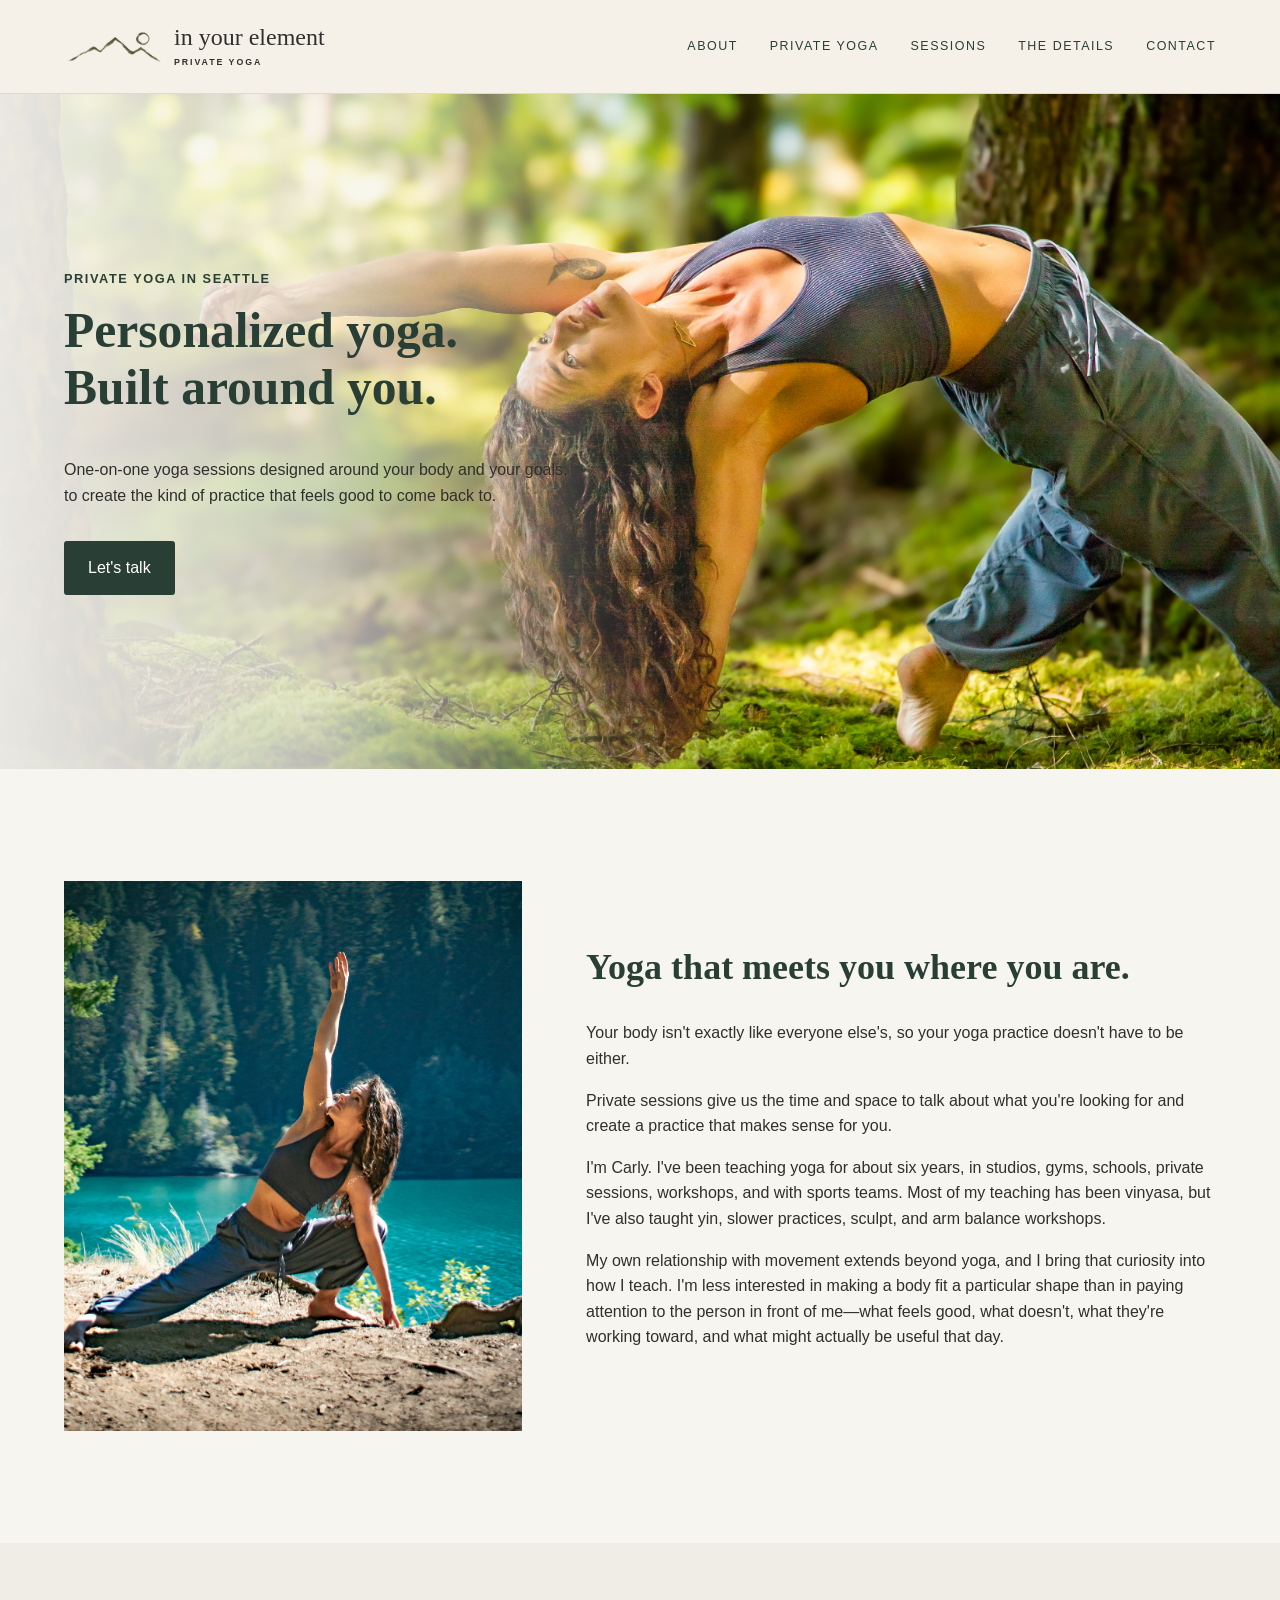
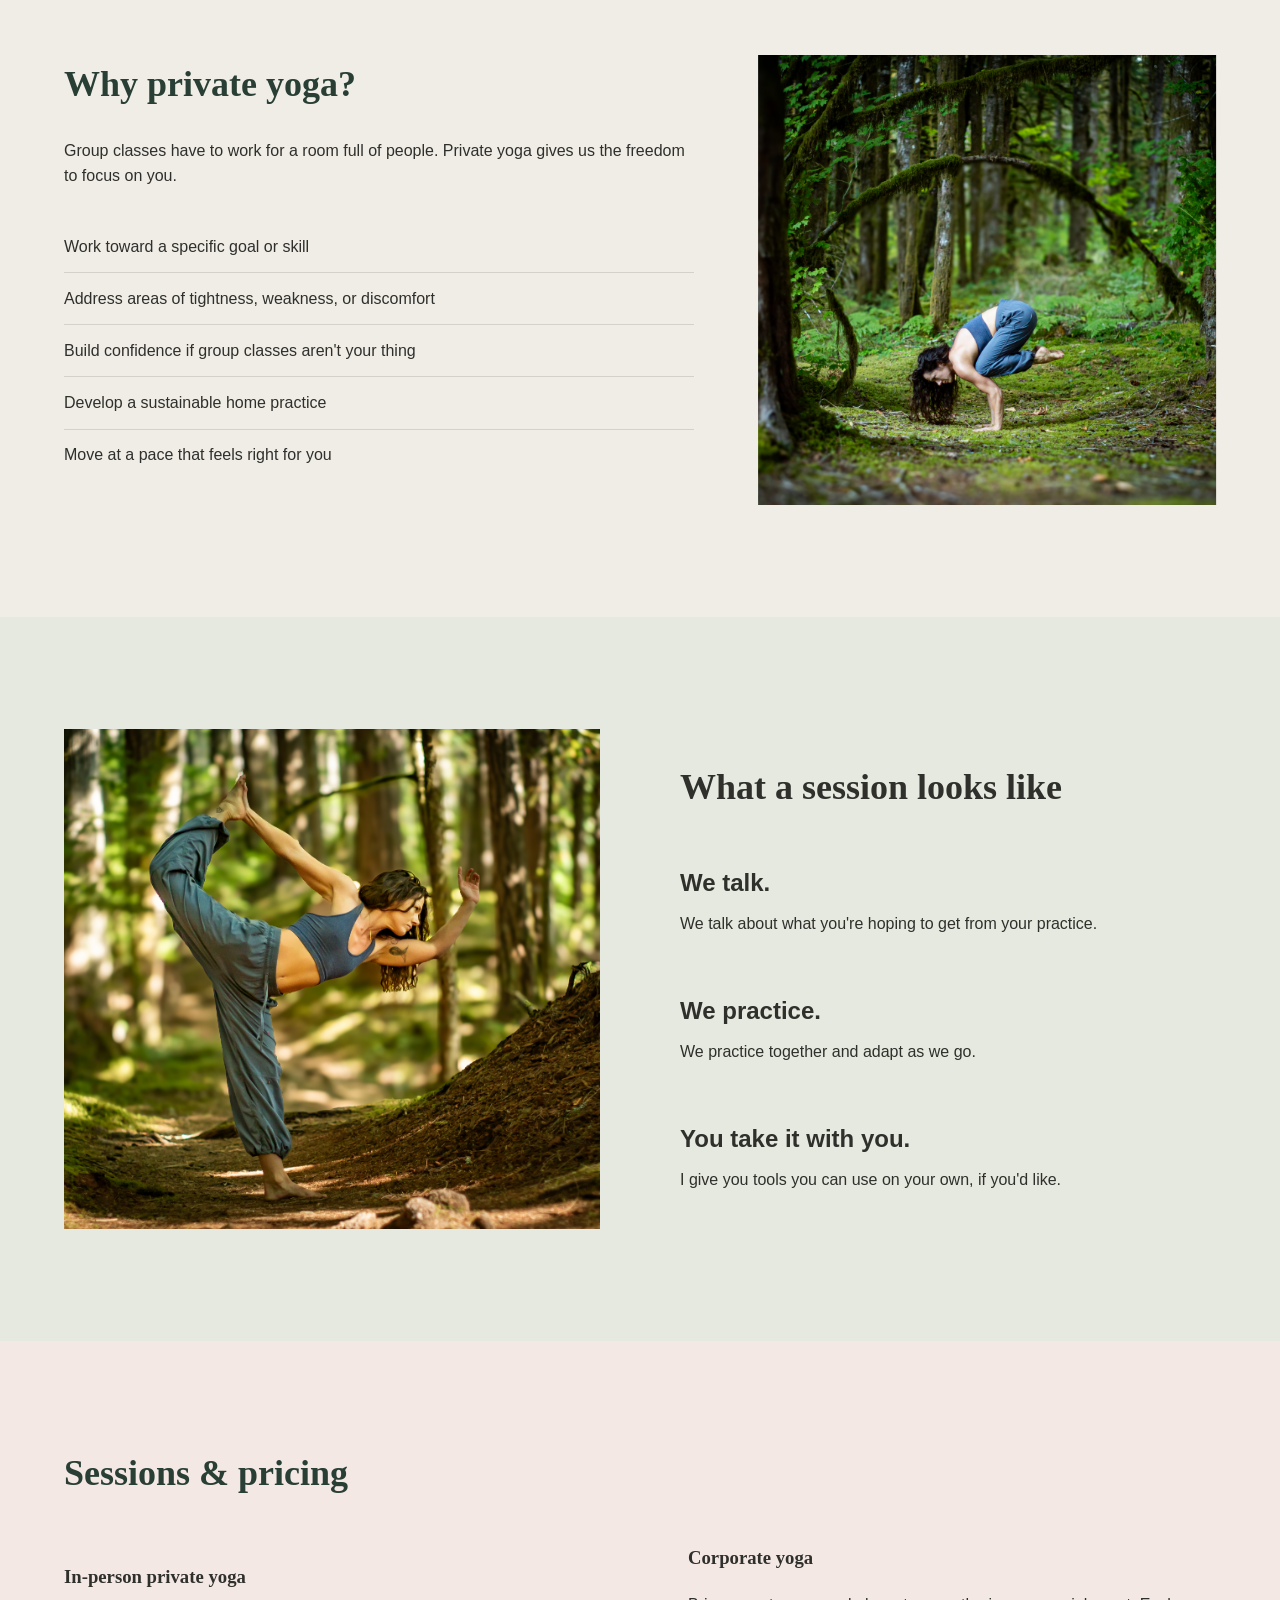
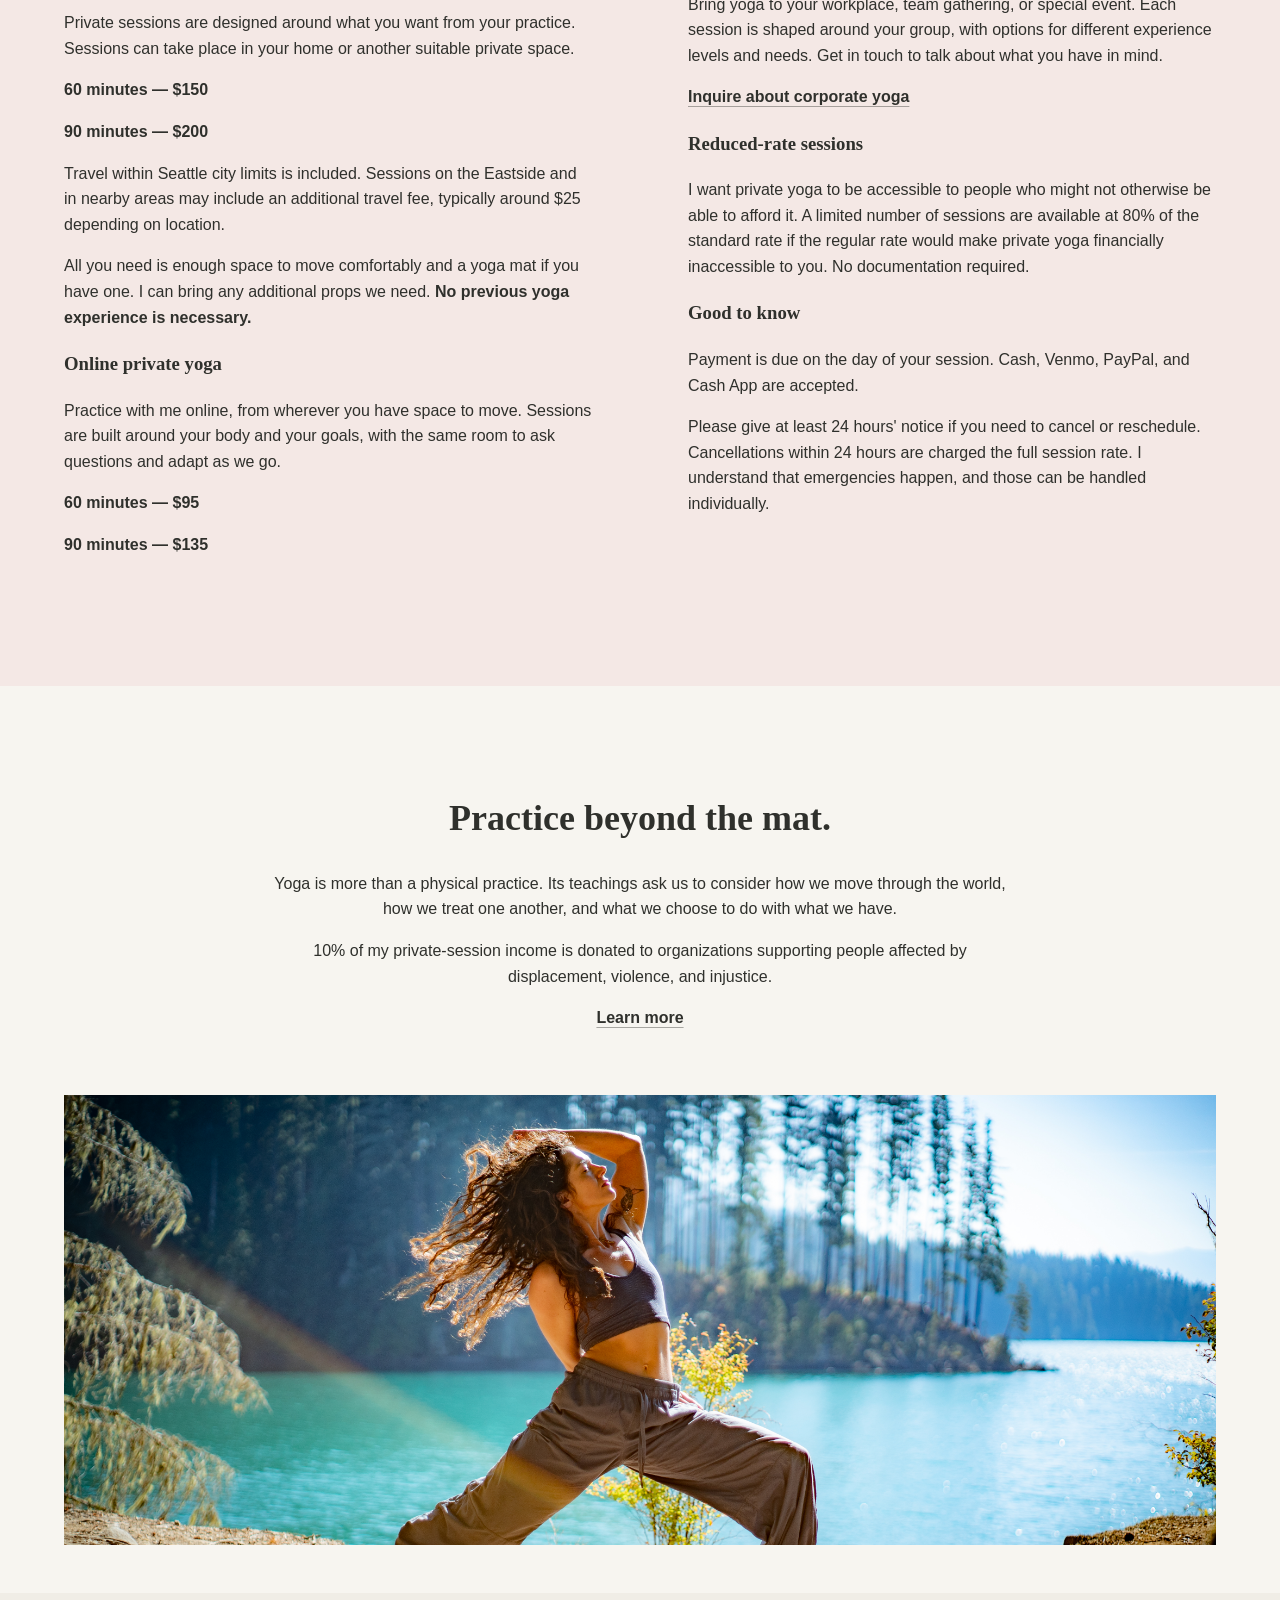
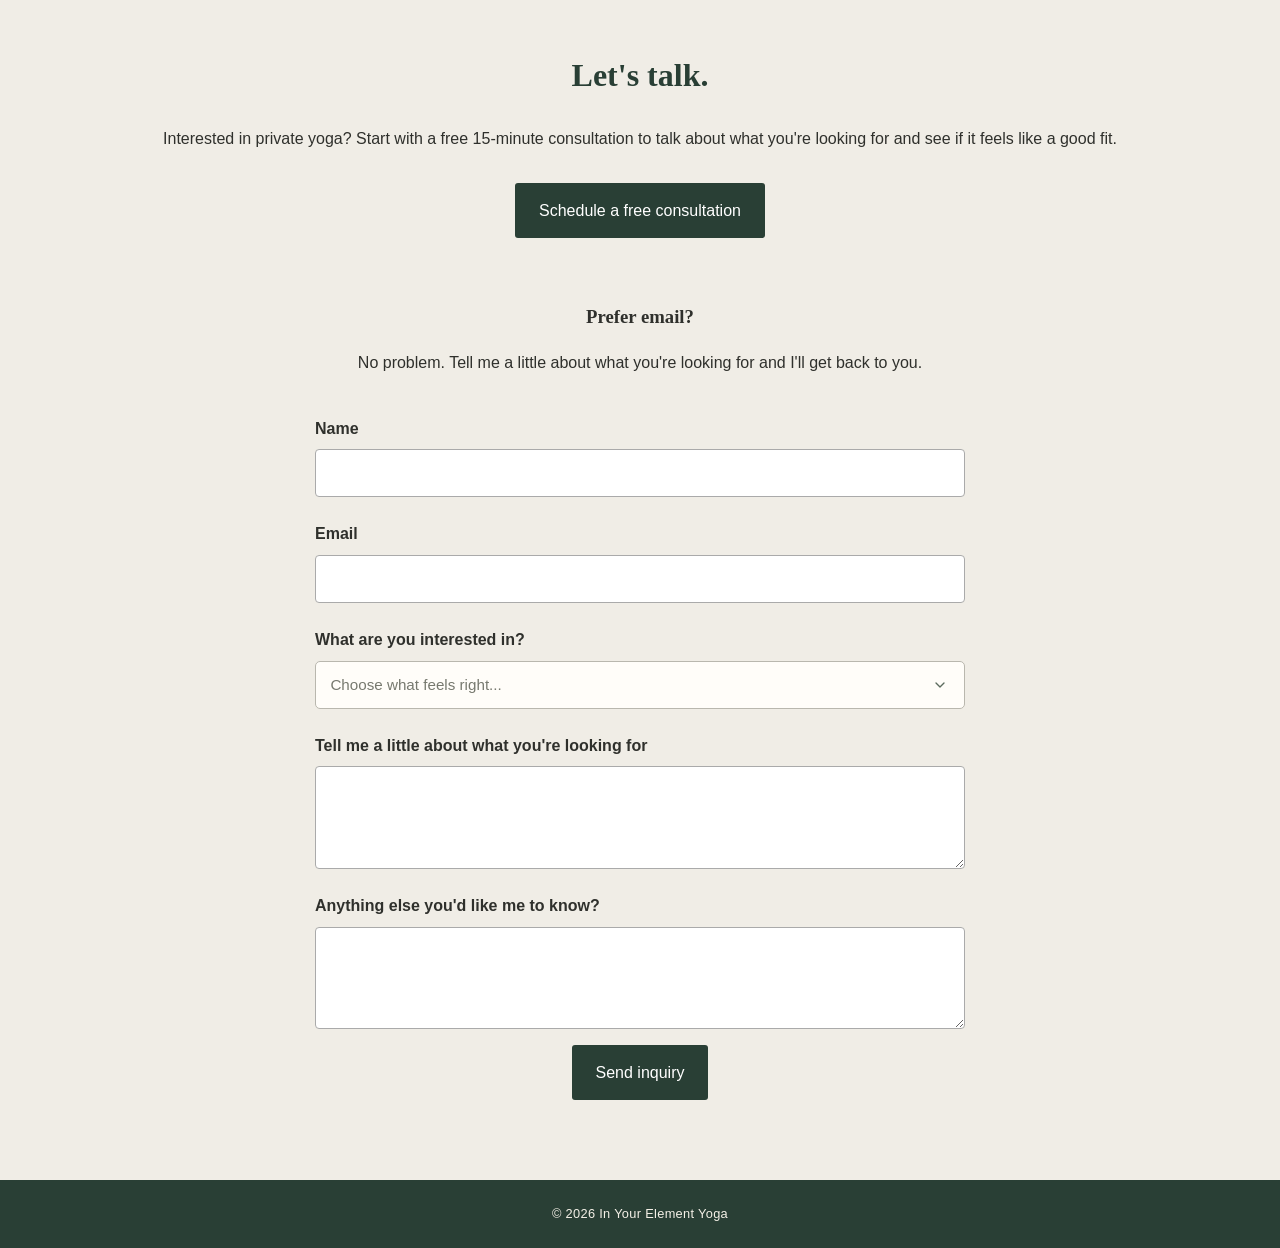
<file: index.html>
<!DOCTYPE html>
<html lang="en">
<head>
    <meta charset="UTF-8">
    <meta name="viewport" content="width=device-width, initial-scale=1.0">
    <title>In Your Element | Private Yoga in Seattle</title>
<meta name="description" content="Personalized private yoga sessions in Seattle and surrounding areas. Enjoy one-on-one instruction in the comfort of your own home, tailored to your body and goals.">
    <meta name="google-site-verification" content="KM7uHgGnd3a7ydpTiRS03wHaLK8bn1evTCHqCIlCCIc" />
    <link rel="stylesheet" href="style.css">
<link rel="icon" type="image/png" href="images/favicon.png?v=3"></head>

<body>

    <header>
<nav>
<a href="/" class="logo">
   <img src="images/mountain-brush.png" class="logo-mark" alt="">

    <span class="logo-text">
        <span class="logo-name">in your element</span>
        <span class="logo-subtitle">PRIVATE YOGA</span>
    </span>
</a>
    <div class="nav-links desktop-nav">
        <a href="#about">About</a>
        <a href="#private-yoga">Private Yoga</a>
        <a href="#approach">Sessions</a>
        <a href="#pricing">The Details</a>
        <a href="#contact">Contact</a>
    </div>

    <details class="mobile-nav">
<summary aria-label="Open navigation menu">
    <span class="hamburger-icon"></span>
</summary>
        <div class="mobile-nav-links">
            <a href="#about">About</a>
            <a href="#private-yoga">Private Yoga</a>
            <a href="#approach">Sessions</a>
            <a href="#pricing">The Details</a>
            <a href="#contact">Contact</a>
        </div>
    </details>
</nav>
    </header>


    <main>

        <section class="hero">
            <div class="hero-content">
                <p class="eyebrow">Private yoga in Seattle</p>

                <h1>Personalized yoga.<br>Built around you.</h1>

                <p>
One-on-one yoga sessions designed around your body and your goals, to create the kind of practice that feels good to come back to.

                </p>

                <a href="#contact" class="button">Let's talk</a>
            </div>


        </section>


<section id="about">

    <div class="about-content">

        <div class="about-intro">
            <h2>Yoga that meets you where you are.</h2>

            <p>
                Your body isn't exactly like everyone else's, so your yoga
                practice doesn't have to be either.
            </p>

            <p>
                Private sessions give us the time and space to talk about what
                you're looking for and create a practice that makes sense for you.
            </p>
        </div>

        <div class="about-image mobile-about-image">
            <img src="images/twist.jpg"
                 alt="Carly practicing yoga outdoors in the Pacific Northwest">
        </div>

        <div class="about-bio">
            <p>
                I'm Carly. I've been teaching yoga for about six years, in studios,
                gyms, schools, private sessions, workshops, and with sports teams.
                Most of my teaching has been vinyasa, but I've also taught yin,
                slower practices, sculpt, and arm balance workshops.
            </p>

            <p>
                My own relationship with movement extends beyond yoga, and I bring
                that curiosity into how I teach. I'm less interested in making a
                body fit a particular shape than in paying attention to the person
                in front of me—what feels good, what doesn't, what they're working
                toward, and what might actually be useful that day.
            </p>


<!-- <a href="about.html" class="about-more-link">
    A little more about me
</a> -->

        </div>

    </div>

    <div class="about-image desktop-about-image">
        <img src="images/twist.jpg"
             alt="Carly practicing yoga outdoors in the Pacific Northwest">
    </div>

</section>


<section id="private-yoga">

    <div class="private-yoga-content">
        <h2>Why private yoga?</h2>
        <p>Group classes have to work for a room full of people. Private yoga gives us the freedom to focus on you.</p>
        <ul>
            <li>Work toward a specific goal or skill</li>
            <li>Address areas of tightness, weakness, or discomfort</li>
            <li>Build confidence if group classes aren't your thing</li>
            <li>Develop a sustainable home practice</li>
            <li>Move at a pace that feels right for you</li>
        </ul>
    </div>

<div class="private-yoga-image">
    <img
        src="images/crow.jpg"
        alt="Carly practicing yoga outdoors in the Pacific Northwest"
    >
</div>

</section>


<section id="approach">

<div class="approach-image">
    <img src="images/dancer.jpg"
         alt="Carly practicing yoga outdoors">
</div>

    <div class="approach-content">
        <h2>What a session looks like</h2>

        <div class="steps">

            <div class="step">
                <h3>We talk.</h3>
                <p>We talk about what you're hoping to get from your practice.</p>
            </div>

            <div class="step">
                <h3>We practice.</h3>
                <p>We practice together and adapt as we go.</p>
            </div>

            <div class="step">
                <h3>You take it with you.</h3>
                <p>I give you tools you can use on your own, if you'd like.</p>
            </div>

        </div>
    </div>

</section>

<section id="pricing">
    <div class="pricing-content">

        <h2>Sessions & pricing</h2>

        <div class="pricing-columns">

            <div class="pricing-main">
                <h3>In-person private yoga</h3>
                <p>
                    Private sessions are designed around what you want from your practice.
                    Sessions can take place in your home or another suitable private space.
                </p>

                <div class="rates">
                    <p><strong>60 minutes — $150</strong></p>
                    <p><strong>90 minutes — $200</strong></p>
                </div>

                <p>
                    Travel within Seattle city limits is included. Sessions on the Eastside
                    and in nearby areas may include an additional travel fee, typically around
                    $25 depending on location.
                </p>

                <p>
                    All you need is enough space to move comfortably and a yoga mat if you
                    have one. I can bring any additional props we need. <b> No previous yoga experience is necessary. </b>
                </p>
                <h3>Online private yoga</h3>

<p>
    Practice with me online, from wherever you have space to move.
    Sessions are built around your body and your goals, with the same
    room to ask questions and adapt as we go.
</p>

<div class="rates">
    <p><strong>60 minutes — $95</strong></p>
    <p><strong>90 minutes — $135</strong></p>
</div>


            </div>

            <div class="pricing-details">
                <h3>Corporate yoga</h3>

<p>
Bring yoga to your workplace, team gathering, or special event. Each session is shaped around your group, with options for different experience levels and needs. Get in touch to talk about what you have in mind.
</p>

<p>
    <a href="#contact">Inquire about corporate yoga</a>
</p>
                <h3>Reduced-rate sessions</h3>

                <p>
                    I want private yoga to be accessible to people who might not otherwise
                    be able to afford it. A limited number of sessions are available at 80%
                    of the standard rate if the regular rate would make private yoga
                    financially inaccessible to you. No documentation required.
                </p>

                <h3>Good to know</h3>

                <p>
                    Payment is due on the day of your session. Cash, Venmo, PayPal, and
                    Cash App are accepted.
                </p>

                <p>
                    Please give at least 24 hours' notice if you need to cancel or reschedule.
                    Cancellations within 24 hours are charged the full session rate. I
                    understand that emergencies happen, and those can be handled individually.
                </p>
            </div>

        </div>
    </div>
</section>

<section id="values">

    <div class="values-content">
        <h2>Practice beyond the mat.</h2>

        <p>
Yoga is more than a physical practice. Its teachings ask us to consider how we move through the world, how we treat one another, and what we choose to do with what we have.        </p>

        <p>
10% of my private-session income is donated to organizations supporting people affected by displacement, violence, and injustice.
        </p>

        <a href="giving.html">Learn more</a>
    </div>

<div class="values-image">
    <img src="images/carly-yoga-lake.jpg"
         alt="Carly practicing yoga outdoors in the Pacific Northwest">
</div>

</section>


<section id="contact">
    <h2>Let's talk.</h2>

    <p>
        Interested in private yoga? Start with a free 15-minute consultation
        to talk about what you're looking for and see if it feels like a good fit.
    </p>

<a
    href="#"
    class="button"
    data-cal-link="private-yoga/15min"
    data-cal-namespace="15min"
    data-cal-config='{"layout":"month_view","useSlotsViewOnSmallScreen":"true"}'
>
    Schedule a free consultation
</a>

<div class="email-inquiry">
    <h3>Prefer email?</h3>

    <p>
        No problem. Tell me a little about what you're looking for
        and I'll get back to you.
    </p>
<form
    id="yoga-inquiry"
    action="https://formspree.io/f/meaepqzj"
    method="POST"
>

    <input
        type="hidden"
        name="_next"
        value="https://inyourelementyoga.com/thanks.html"
    >
        <label for="name">Name</label>
        <input type="text" id="name" name="name" required>

        <label for="email">Email</label>
        <input type="email" id="email" name="email" required>

        <label for="service">What are you interested in?</label>
<select id="service" name="service">
<option value="">Choose what feels right...</option>
  <option value="In-person private yoga">In-person private yoga</option>
  <option value="Online private yoga">Online private yoga</option>
  <option value="Corporate yoga / group event">Corporate yoga / group event</option>
  <option value="Other / not sure yet">Other / not sure yet</option>
</select>

        <label for="goals">Tell me a little about what you're looking for</label>
        <textarea id="goals" name="goals" rows="3" required></textarea>

        <label for="notes">Anything else you'd like me to know?</label>
        <textarea id="notes" name="notes" rows="3"></textarea>

        <button type="submit" class="button">Send inquiry</button>
    </form>
</div>
</section>

    </main>


    <footer>
        <p>&copy; 2026 In Your Element Yoga</p>
    </footer>


<!-- Cal element-click embed code begins -->
<script type="text/javascript">
    (function (C, A, L) {
        let p = function (a, ar) { a.q.push(ar); };
        let d = C.document;

        C.Cal = C.Cal || function () {
            let cal = C.Cal;
            let ar = arguments;

            if (!cal.loaded) {
                cal.ns = {};
                cal.q = cal.q || [];
                d.head.appendChild(d.createElement("script")).src = A;
                cal.loaded = true;
            }

            if (ar[0] === L) {
                const api = function () {
                    p(api, arguments);
                };

                const namespace = ar[1];
                api.q = api.q || [];

                if (typeof namespace === "string") {
                    cal.ns[namespace] = cal.ns[namespace] || api;
                    p(cal.ns[namespace], ar);
                    p(cal, ["initNamespace", namespace]);
                } else {
                    p(cal, ar);
                }

                return;
            }

            p(cal, ar);
        };
    })(window, "https://app.cal.com/embed/embed.js", "init");

    Cal("init", "15min", {
        origin: "https://app.cal.com"
    });

    Cal.config = Cal.config || {};
    Cal.config.forwardQueryParams = true;

    Cal.ns["15min"]("ui", {
        hideEventTypeDetails: false,
        layout: "month_view"
    });
</script>
<!-- Cal element-click embed code ends -->


<script>
    const inquiryForm = document.getElementById("yoga-inquiry");

    inquiryForm.addEventListener("submit", async function(event) {
        event.preventDefault();

        const submitButton = inquiryForm.querySelector('button[type="submit"]');
        const originalText = submitButton.textContent;

        submitButton.disabled = true;
        submitButton.textContent = "Sending...";

        try {
            const response = await fetch(inquiryForm.action, {
                method: "POST",
                body: new FormData(inquiryForm),
                headers: {
                    Accept: "application/json"
                }
            });

            if (response.ok) {
                window.location.href = "/thanks.html";
            } else {
                throw new Error("Form submission failed");
            }
        } catch (error) {
            alert("Sorry, something went wrong. Please try again.");
            submitButton.disabled = false;
            submitButton.textContent = originalText;
        }
    });
</script>



</body>
</html>
</file>
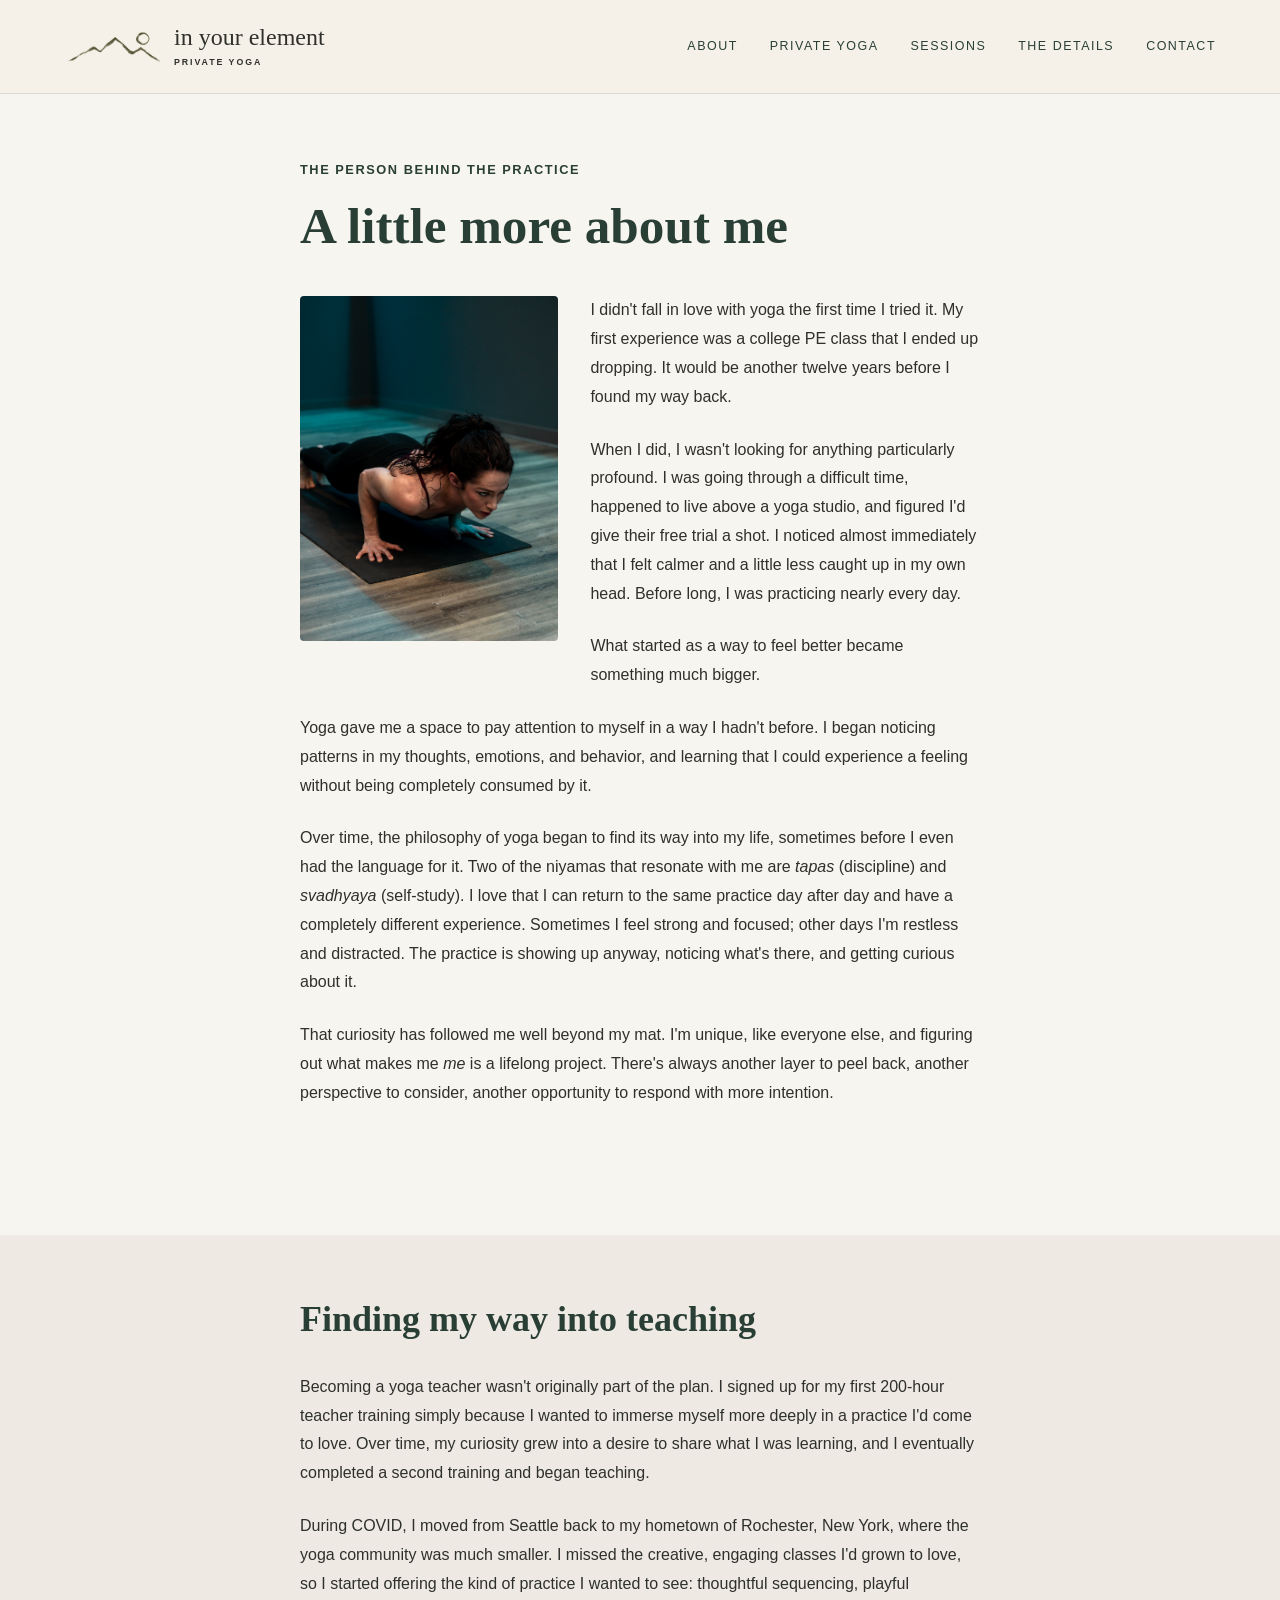
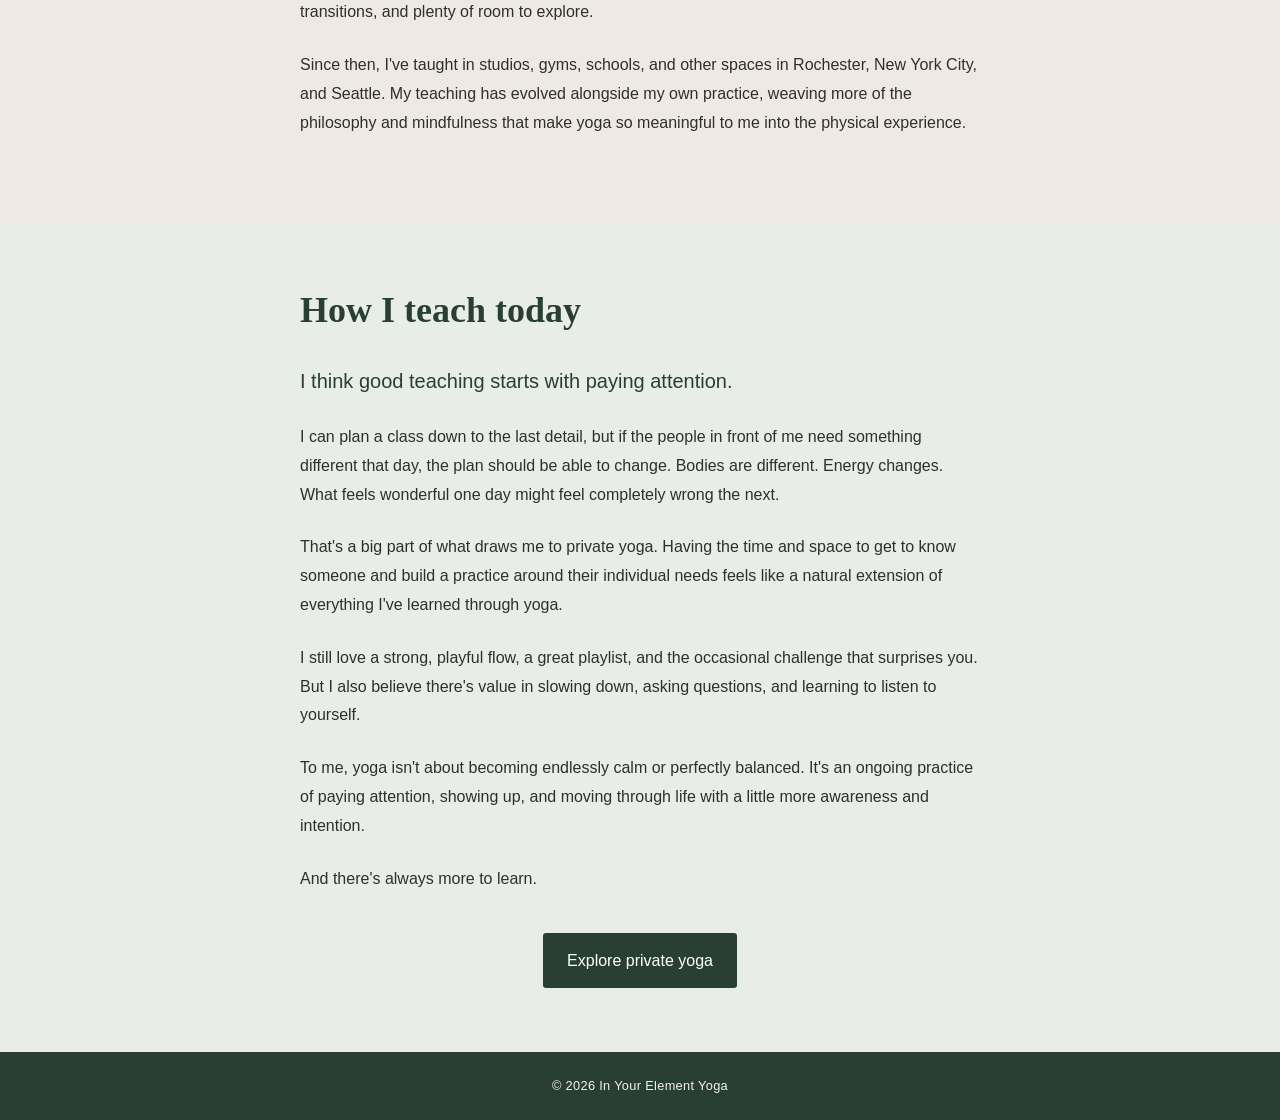
<file: about.html>
<!DOCTYPE html>
<html lang="en">
<head>
    <meta charset="UTF-8">
    <meta name="viewport" content="width=device-width, initial-scale=1.0">


<title>About Me | In Your Element Private Yoga</title>
<meta
    name="description"
    content="Meet the instructor behind In Your Element Yoga. Learn about my journey with yoga, teaching experience in Rochester, NYC, and Seattle, and approach to personalized private yoga."
>

<link rel="icon" type="image/png" href="images/favicon.png?v=3">
    <link rel="stylesheet" href="style.css">
</head>
<body>
<header>
   <nav>
<a href="/" class="logo">
   <img src="images/mountain-brush.png" class="logo-mark" alt="">

    <span class="logo-text">
        <span class="logo-name">in your element</span>
        <span class="logo-subtitle">PRIVATE YOGA</span>
    </span>
</a>
<div class="nav-links desktop-nav">
    <a href="index.html#about">About</a>
    <a href="index.html#private-yoga">Private Yoga</a>
    <a href="index.html#approach">Sessions</a>
    <a href="index.html#pricing">The Details</a>
    <a href="index.html#contact">Contact</a>
</div>

    <details class="mobile-nav">
<summary aria-label="Open navigation menu">
    <span class="hamburger-icon"></span>
</summary>
<div class="mobile-nav-links">
    <a href="index.html#about">About</a>
    <a href="index.html#private-yoga">Private Yoga</a>
    <a href="index.html#approach">Sessions</a>
    <a href="index.html#pricing">The Details</a>
    <a href="index.html#contact">Contact</a>
</div>
    </details>
</nav>
</header>
<main class="about-page">

<section class="about-intro">
    <div class="about-content">

        <p class="eyebrow">The person behind the practice</p>
        <h1>A little more about me</h1>


<div class="about-photo-layout">
<div class="about-photo-placeholder">
    <img src="images/chaturanga.jpg"
        alt="Carly practicing chaturanga">
</div>

    <div class="about-photo-text">


        <p>
            I didn't fall in love with yoga the first time I tried it.
            My first experience was a college PE class that I ended up
            dropping. It would be another twelve years before I found
            my way back.
        </p>

        <p>
            When I did, I wasn't looking for anything particularly
            profound. I was going through a difficult time, happened
            to live above a yoga studio, and figured I'd give their
            free trial a shot. I noticed almost immediately that I
            felt calmer and a little less caught up in my own head.
            Before long, I was practicing nearly every day.
        </p>

        <p>
            What started as a way to feel better became something
            much bigger.
        </p>

        <p>
            Yoga gave me a space to pay attention to myself in a way
            I hadn't before. I began noticing patterns in my thoughts,
            emotions, and behavior, and learning that I could
            experience a feeling without being completely consumed
            by it.
        </p>

        <p>
            Over time, the philosophy of yoga began to find its way
            into my life, sometimes before I even had the language
            for it. Two of the niyamas that resonate with me are
            <em>tapas</em> (discipline) and <em>svadhyaya</em>
            (self-study). I love that I can return to the same
            practice day after day and have a completely different
            experience. Sometimes I feel strong and focused; other
            days I'm restless and distracted. The practice is showing
            up anyway, noticing what's there, and getting curious
            about it.
        </p>

        <p>
            That curiosity has followed me well beyond my mat.
            I'm unique, like everyone else, and figuring out what
            makes me <em>me</em> is a lifelong project.
            There's always another layer to peel back, another
            perspective to consider, another opportunity to respond
            with more intention.
        </p>

    </div>
</div>

    </div>
</section>

<section class="about-teaching">
    <div class="about-content">

        <h2>Finding my way into teaching</h2>

        <p>
            Becoming a yoga teacher wasn't originally part of the
            plan. I signed up for my first 200-hour teacher training
            simply because I wanted to immerse myself more deeply
            in a practice I'd come to love. Over time, my curiosity
            grew into a desire to share what I was learning, and I
            eventually completed a second training and began teaching.
        </p>

        <p>
            During COVID, I moved from Seattle back to my hometown
            of Rochester, New York, where the yoga community was much
            smaller. I missed the creative, engaging classes I'd
            grown to love, so I started offering the kind of practice
            I wanted to see: thoughtful sequencing, playful
            transitions, and plenty of room to explore.
        </p>

        <p>
            Since then, I've taught in studios, gyms, schools, and
            other spaces in Rochester, New York City, and Seattle.
            My teaching has evolved alongside my own practice,
            weaving more of the philosophy and mindfulness that
            make yoga so meaningful to me into the physical
            experience.
        </p>

    </div>
</section>

<section class="about-approach">
    <div class="about-content">

        <h2>How I teach today</h2>

        <p class="about-statement">
            I think good teaching starts with paying attention.
        </p>

        <p>
            I can plan a class down to the last detail, but if the
            people in front of me need something different that day,
            the plan should be able to change. Bodies are different.
            Energy changes. What feels wonderful one day might feel
            completely wrong the next.
        </p>

        <p>
            That's a big part of what draws me to private yoga.
            Having the time and space to get to know someone and
            build a practice around their individual needs feels
            like a natural extension of everything I've learned
            through yoga.
        </p>

        <p>
            I still love a strong, playful flow, a great playlist,
            and the occasional challenge that surprises you.
            But I also believe there's value in slowing down,
            asking questions, and learning to listen to yourself.
        </p>

        <p>
            To me, yoga isn't about becoming endlessly calm or
            perfectly balanced. It's an ongoing practice of paying
            attention, showing up, and moving through life with
            a little more awareness and intention.
        </p>

        <p>And there's always more to learn.</p>

        <a href="index.html#private-yoga" class="button">
            Explore private yoga
        </a>

    </div>
</section>


    </main>

<footer>
    <p>&copy; 2026 In Your Element Yoga</p>
</footer>

</body>
</html>
</file>
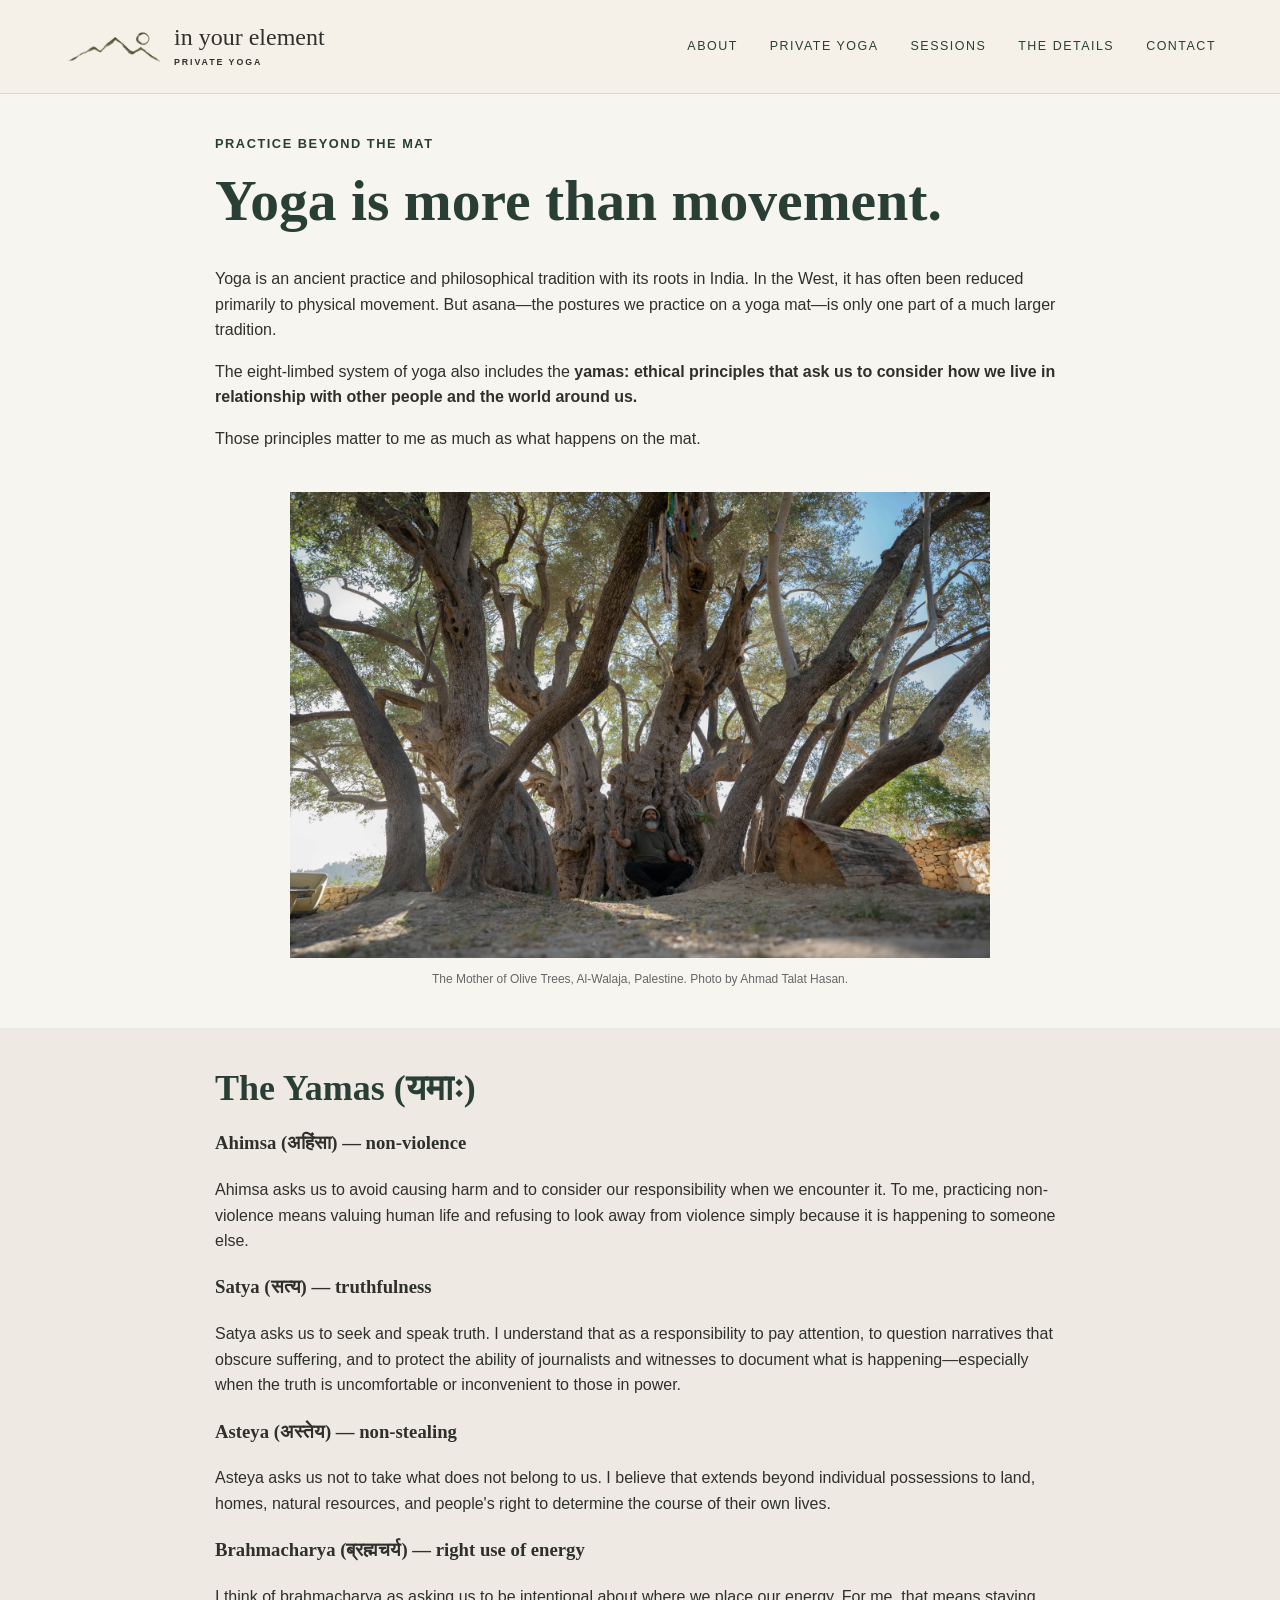
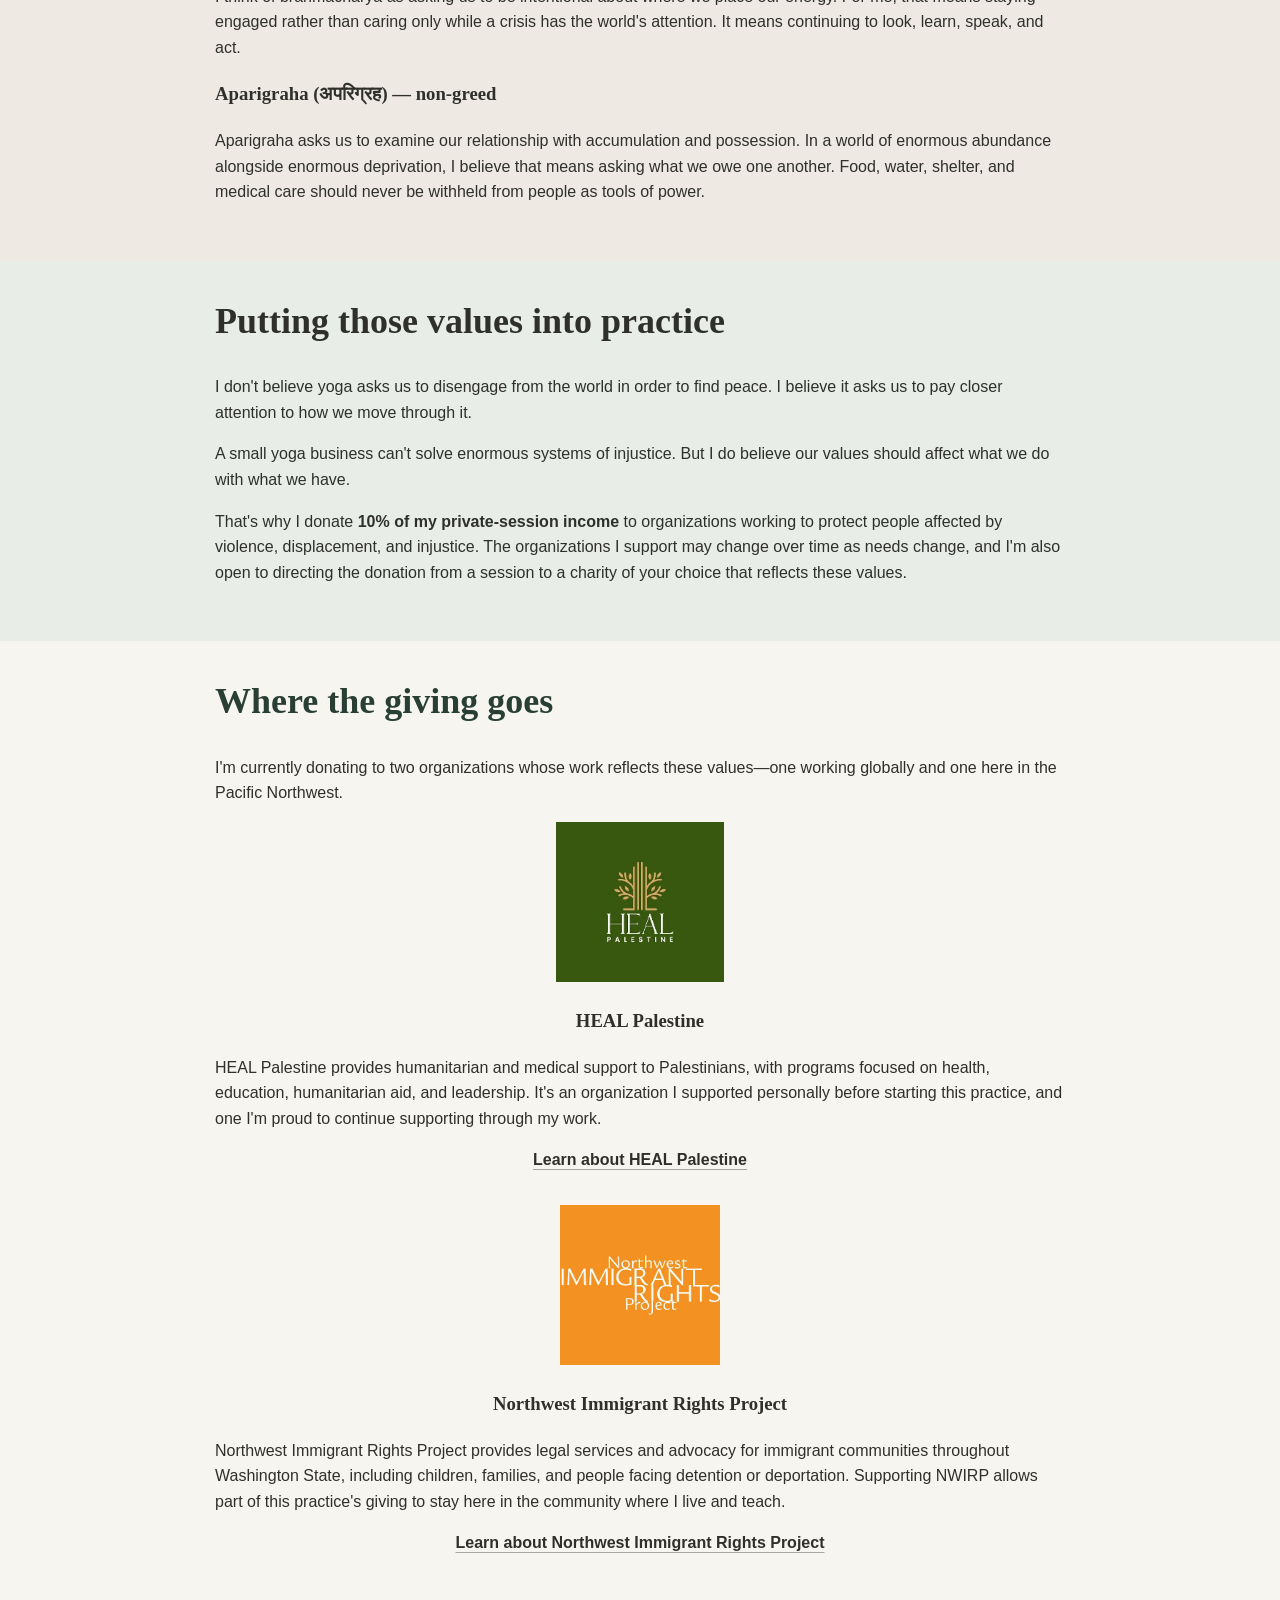
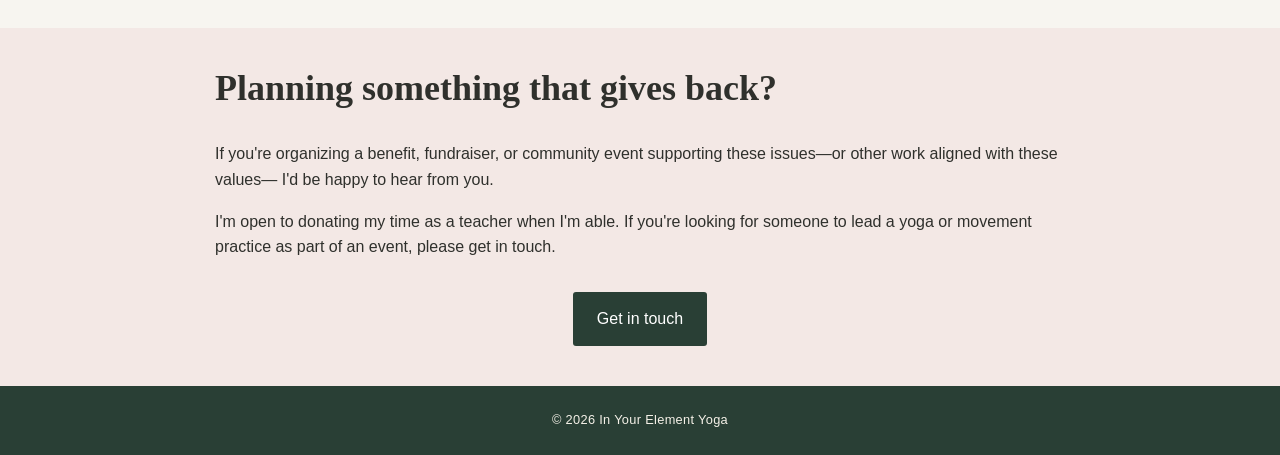
<file: giving.html>
<!DOCTYPE html>
<html lang="en">
<head>
    <meta charset="UTF-8">
    <meta name="viewport" content="width=device-width, initial-scale=1.0">

<title>Practice Beyond the Mat | In Your Element Yoga</title>
<meta
    name="description"
    content="Explore the values behind In Your Element Yoga, from the yamas and yoga's ethical teachings to community giving and supporting organizations working for human dignity."
>
<link rel="icon" type="image/png" href="images/favicon.png?v=3">
    <link rel="stylesheet" href="style.css">
</head>
<body>
<header>
   <nav>
<a href="/" class="logo">
   <img src="images/mountain-brush.png" class="logo-mark" alt="">

    <span class="logo-text">
        <span class="logo-name">in your element</span>
        <span class="logo-subtitle">PRIVATE YOGA</span>
    </span>
</a>
<div class="nav-links desktop-nav">
    <a href="index.html#about">About</a>
    <a href="index.html#private-yoga">Private Yoga</a>
    <a href="index.html#approach">Sessions</a>
    <a href="index.html#pricing">The Details</a>
    <a href="index.html#contact">Contact</a>
</div>

    <details class="mobile-nav">
<summary aria-label="Open navigation menu">
    <span class="hamburger-icon"></span>
</summary>
<div class="mobile-nav-links">
    <a href="index.html#about">About</a>
    <a href="index.html#private-yoga">Private Yoga</a>
    <a href="index.html#approach">Sessions</a>
    <a href="index.html#pricing">The Details</a>
    <a href="index.html#contact">Contact</a>
</div>
    </details>
</nav>
</header>
    <main>



<section class="giving-intro">
    <div class="giving-content">

        <div class="giving-intro-text">
            <p class="eyebrow">Practice beyond the mat</p>

            <h1>Yoga is more than movement.</h1>
               <p>
Yoga is an ancient practice and philosophical tradition with its roots in India. In the West, it has often been reduced primarily to physical movement. But asana—the postures we practice on a yoga mat—is only one part of a much larger tradition.
                </p>

                <p>
                    The eight-limbed system of yoga also includes the
                    <strong>yamas: ethical principles that ask us to consider how
                    we live in relationship with other people and the world around
                    us.</strong>
                </p>

                <p>
                    Those principles matter to me as much as what happens on the mat.
                </p>
       
        </div>

        <figure class="olive-tree-image">
            <img
                src="images/olive-tree.jpg"
                alt="Ancient olive tree in Al-Walaja, Palestine"
            >
            <figcaption>
                The Mother of Olive Trees, Al-Walaja, Palestine.
                Photo by Ahmad Talat Hasan.
            </figcaption>
        </figure>

    </div>
</section>





      <section class="yamas">
    <div class="giving-content">

<h2>The Yamas (यमाः)</h2>
        <div class="yama">
            <h3>Ahimsa (अहिंसा) <span>— non-violence</span></h3>
            <p>
                Ahimsa asks us to avoid causing harm and to consider our
                responsibility when we encounter it. To me, practicing
                non-violence means valuing human life and refusing to look
                away from violence simply because it is happening to someone else.
            </p>
        </div>

        <div class="yama">
            <h3>Satya (सत्य) <span>— truthfulness</span></h3>
            <p>
                Satya asks us to seek and speak truth. I understand that as a
                responsibility to pay attention, to question narratives that
                obscure suffering, and to protect the ability of journalists
                and witnesses to document what is happening—especially when the truth
                is uncomfortable or inconvenient to those in power.
            </p>
        </div>

        <div class="yama">
            <h3>Asteya (अस्तेय) <span>— non-stealing</span></h3>
            <p>
                Asteya asks us not to take what does not belong to us. I believe
                that extends beyond individual possessions to land, homes,
                natural resources, and people's right to determine the course
                of their own lives.
            </p>
        </div>

        <div class="yama">
            <h3>Brahmacharya (ब्रह्मचर्य) <span>— right use of energy</span></h3>
            <p>
                I think of brahmacharya as asking us to be intentional about
                where we place our energy. For me, that means staying engaged
                rather than caring only while a crisis has the world's attention.
                It means continuing to look, learn, speak, and act.
            </p>
        </div>

        <div class="yama">
            <h3>Aparigraha (अपरिग्रह) <span>— non-greed</span></h3>
            <p>
                Aparigraha asks us to examine our relationship with accumulation
                and possession. In a world of enormous abundance alongside
                enormous deprivation, I believe that means asking what we owe
                one another. Food, water, shelter, and medical care should never
                be withheld from people as tools of power.
            </p>
        </div>

    </div>
</section>

<section class="giving-practice">
    <div class="giving-content">

        <h2>Putting those values into practice</h2>

        <p class="giving-statement">
            I don't believe yoga asks us to disengage from the world in order
            to find peace. I believe it asks us to pay closer attention to how
            we move through it.
        </p>

        <p>
            A small yoga business can't solve enormous systems of injustice.
            But I do believe our values should affect what we do with what we have.
        </p>

<p>
    That's why I donate <strong>10% of my private-session income</strong>
    to organizations working to protect people affected by violence,
    displacement, and injustice. The organizations I support may change
    over time as needs change, and I'm also open to directing the donation
    from a session to a charity of your choice that reflects these values.
</p>

    </div>
</section>


<section class="giving-organizations">
    <div class="giving-content">

        <h2>Where the giving goes</h2>

        <p>
            I'm currently donating to two organizations whose work reflects these
            values—one working globally and one here in the Pacific Northwest.
        </p>

        <div class="giving-organization">
            <a
    href="https://www.healpalestine.org/"
    target="_blank"
    rel="noopener noreferrer"
    class="organization-logo"
>
    <img
        src="images/heal-palestine-logo.png"
        alt="HEAL Palestine"
    >
</a>
            <h3>HEAL Palestine</h3>

            <p>
                HEAL Palestine provides humanitarian and medical support to
                Palestinians, with programs focused on health, education,
                humanitarian aid, and leadership. It's an organization I
                supported personally before starting this practice, and one
                I'm proud to continue supporting through my work.
            </p>

            <a href="https://www.healpalestine.org/"
               target="_blank"
               rel="noopener noreferrer">
                Learn about HEAL Palestine
            </a>
        </div>

        <div class="giving-organization">
            <a
    href="https://www.nwirp.org/"
    target="_blank"
    rel="noopener noreferrer"
    class="organization-logo"
>
    <img
        src="images/nwirp-logo.png"
        alt="Northwest Immigrant Rights Project"
    >
</a>
            <h3>Northwest Immigrant Rights Project</h3>

            <p>
                Northwest Immigrant Rights Project provides legal services
                and advocacy for immigrant communities throughout Washington
                State, including children, families, and people facing
                detention or deportation. Supporting NWIRP allows part of
                this practice's giving to stay here in the community where
                I live and teach.
            </p>

            <a href="https://www.nwirp.org/"
               target="_blank"
               rel="noopener noreferrer">
                Learn about Northwest Immigrant Rights Project
            </a>
        </div>

    </div>
</section>

<section class="giving-invitation">
    <div class="giving-content">

        <h2>Planning something that gives back?</h2>

        <p>
            If you're organizing a benefit, fundraiser, or community event
            supporting these issues—or other work aligned with these values—
            I'd be happy to hear from you.
        </p>

        <p>
            I'm open to donating my time as a teacher when I'm able. If you're
            looking for someone to lead a yoga or movement practice as part
            of an event, please get in touch.
        </p>

        <a href="index.html#contact" class="button">Get in touch</a>

    </div>
</section>
    </main>

<footer>
    <p>&copy; 2026 In Your Element Yoga</p>
</footer>

</body>
</html>
</file>
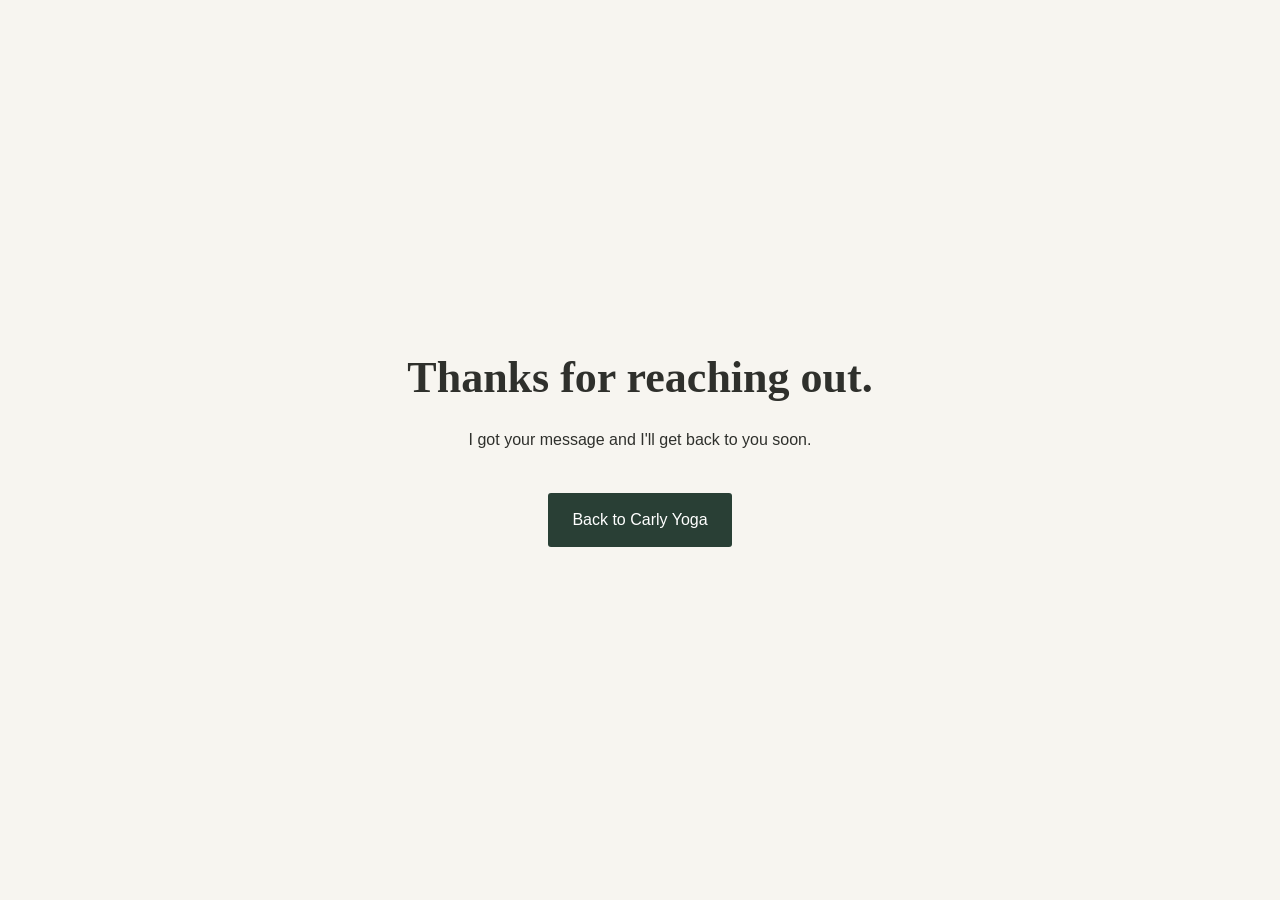
<file: thanks.html>
<!DOCTYPE html>
<html lang="en">
<head>
    <meta charset="UTF-8">
    <meta name="viewport" content="width=device-width, initial-scale=1.0">

    <title>Thanks | Carly Yoga</title>
<link rel="icon" type="image/png" href="images/favicon.png?v=3">
    <link rel="stylesheet" href="style.css">
</head>

<body>

    <main class="thank-you">
        <div class="thank-you-content">
            <h1>Thanks for reaching out.</h1>

            <p>
                I got your message and I'll get back to you soon.
            </p>

            <a href="/" class="button">Back to Carly Yoga</a>
        </div>
    </main>

</body>
</html>
</file>
<file: style.css>
/* --------------------

   Base styles

-------------------- */

* {

    box-sizing: border-box;

}

body {

    margin: 0;

    font-family: Arial, sans-serif;

    color: #2f302c;

    background-color: #f7f5f0;

    line-height: 1.6;

}

h1,

h2,

p {

    margin-top: 0;

}

h1,

h2 {

    line-height: 1.15;

}

h1 {

    font-size: 3.6rem;

    max-width: 800px;

}

h2 {

    font-size: 2.25rem;

    margin-bottom: 2rem;

}

h1,

h2,

h3 {

    font-family: Georgia, serif;

}

p {

    max-width: 650px;

}

.mobile-about-image {

    display: none;

}

.mobile-nav {

    display: none;

}

/* --------------------

   Navigation

-------------------- */

header {

    border-bottom: 1px solid rgba(47, 48, 44, 0.12);

    position: sticky;

    top: 0;

    z-index: 1000;

    padding: 1.5rem 5%;

    background-color: #f5f1e8;

}

nav {

    display: flex;

    justify-content: space-between;

    align-items: center;

    max-width: 1200px;

    margin: 0 auto;

}

nav {

    flex-direction: row;

    justify-content: space-between;

    align-items: center;

    position: relative;

}

.logo {

    color: #2f302c;

    text-decoration: none;

    font-weight: bold;

    font-size: 1.25rem;

}

.nav-links {

    display: flex;

    gap: 2rem;

}

.nav-links a {

    color: #293f35;

    text-decoration: none;

    font-family: Arial, sans-serif;

    font-size: 0.78rem;

    font-weight: 400;

    letter-spacing: 0.12em;

    text-transform: uppercase;

}

/* Logo */

.logo {

    display: flex;

    align-items: center;

    gap: 10px;

    text-decoration: none;

    color: #30312d;

}

.logo-mark {

    width: 100px;

    height: auto;

    flex-shrink: 0;

    color: #62684d;

}

.logo-text {

    display: flex;

    flex-direction: column;

    align-items: flex-start;

}

.logo-name {

    font-family: Georgia, serif;

    font-size: 1.5rem;

    font-weight: normal;

    line-height: 1.1;

    white-space: nowrap;

}

.logo-subtitle {

    font-family: Arial, sans-serif;

    font-size: 0.55rem;

    letter-spacing: 0.22em;

    margin-top: 5px;

}

/* --------------------

   General sections

-------------------- */

section {

    padding: 7rem 5%;

}

section > * {

    max-width: 1200px;

    margin-left: auto;

    margin-right: auto;

}

/* --------------------

   Hero

-------------------- */

.hero {

    min-height: 75vh;

    display: flex;

    align-items: center;

background-image:

    linear-gradient(

        to right,

        rgba(247, 245, 240, 0.94) 0%,

        rgba(247, 245, 240, 0.75) 25%,

        rgba(247, 245, 240, 0.15) 48%,

        rgba(247, 245, 240, 0) 60%

    ),

    url("images/wild-thing.jpg");

background-size: 100% 100%, 130% auto;

background-position: center, left center;

background-repeat: no-repeat;

}

.hero-content {

    width: 45%;

    margin-left: 0;

    margin-right: auto;

}

.hero h1 {

    font-size: 3.1rem;

    color: #293f35;

}

.eyebrow {

    text-transform: uppercase;

    letter-spacing: 0.12em;

    font-size: 0.8rem;

    font-weight: bold;

    color: #293f35;

}

/* --------------------

   Buttons

-------------------- */

.button {

    display: inline-block;

    margin-top: 1rem;

    padding: 0.9rem 1.5rem;

    background: #293f35;

    color: white;

    text-decoration: none;

    border-radius: 3px;

    font-family: Arial, sans-serif;

    font-size: 1rem;

    font-weight: normal;

}

/* --------------------

   Photo placeholders

-------------------- */

.photo-placeholder {

    min-height: 500px;

    background-color: #c8c3b8;

    display: flex;

    align-items: center;

    justify-content: center;

}

/* --------------------

   About

-------------------- */

#about {

    display: flex;

    flex-direction: row-reverse;

    gap: 4rem;

    align-items: center;

}

.about-content {

    width: 55%;

}

.about-image {

    width: 40%;

}

.about-image img {

    width: 100%;

    height: 550px;

    object-fit: cover;

    display: block;

}

#about h2,

#private-yoga h2 {

    color: #293f35;

}

/* --------------------

   Private yoga

-------------------- */

#private-yoga {

    display: flex;

    gap: 4rem;

    align-items: center;

    background-color: #f0ede6;

}

.private-yoga-content {

    width: 55%;

}

.private-yoga-image {

    width: 40%;

}

.private-yoga-image img {

    width: 100%;

    height: 450px;

    object-fit: cover;

    display: block;

    transform: scaleX(-1);

}

#private-yoga ul {

    list-style: none;

    padding-left: 0;

    margin-top: 2rem;

}

#private-yoga li {

    padding: 0.8rem 0;

    margin-bottom: 0;

    border-bottom: 1px solid rgba(47, 48, 44, 0.15);

}

#private-yoga li:last-child {

    border-bottom: none;

}

/* --------------------

   Approach

-------------------- */

.steps {

    display: flex;

    gap: 4rem;

}

.step {

    flex: 1;

}

.step h3 {

    font-family: Arial, sans-serif;

    font-size: 1.5rem;

    margin-bottom: 1rem;

}

#approach {

    background-color: #e6e9df;

    display: flex;

    align-items: center;

    gap: 5rem;

}

.approach-image,

.approach-content {

    width: 50%;

}

.approach-image {

    min-height: 500px;

}

#approach .steps {

    display: flex;

    flex-direction: column;

    gap: 2rem;

}

#approach .step h3 {

    margin-bottom: 0.5rem;

}

#approach .step p {

    margin-bottom: 0;

}

.placeholder-image {

    display: flex;

    align-items: center;

    justify-content: center;

    background: #dedbd3;

    color: #6b6b65;

    font-size: 0.85rem;

    text-transform: uppercase;

    letter-spacing: 0.1em;

}

.approach-image img {

    width: 100%;

    height: 500px;

    object-fit: cover;

    display: block;

}

/* --------------------

   Pricing

-------------------- */

#pricing {

    background: #f4e8e5;

}

#pricing h2 {

    color: #293f35;

}

.pricing-content {

    max-width: 1200px;

    margin: 0 auto;

}

.pricing-columns {

    display: flex;

    gap: 6rem;

    align-items: flex-start;

}

.pricing-main,

.pricing-details {

    width: 50%;

}

.pricing-main p,

.pricing-details p {

    max-width: none;

}

.pricing-content > h2 {

    margin-bottom: 3rem;

}

.pricing-details h3:first-child {

    margin-top: 0;

}

/* --------------------

   Values

-------------------- */

#values {

    background: #f7f5f0;

    text-align: center;

        padding-bottom: 3rem;

}

#values a, #pricing a {

    color: #2f302c;

    text-decoration-color: rgba(47, 48, 44, 0.4);

    text-underline-offset: 4px;

    font-weight: 600;

}

.values-content {

    max-width: 750px;

    margin: 0 auto 4rem;

}

.values-image {

    max-width: 1200px;

    min-height: 450px;

    margin: 0 auto;

}

.values-image img {

    width: 100%;

    height: 450px;

    object-fit: cover;

    display: block;

}

#values p {

    max-width: 750px;

    margin-left: auto;

    margin-right: auto;

    text-align: center;

}

/* --------------------

   Contact

-------------------- */

#contact {

    text-align: center;

    padding: 4rem 5% 5rem;

    background: #f0ede6;

}

#contact h2 {

    color: #293f35;

    font-size: 2rem;

}

.email-inquiry {

    max-width: 650px;

    margin: 4rem auto 0;

    text-align: left;

}

.email-inquiry h3,

.email-inquiry > p {

    text-align: center;

}

.email-inquiry form {

    display: flex;

    flex-direction: column;

}

.email-inquiry label {

    margin-top: 1.5rem;

    margin-bottom: 0.5rem;

    font-weight: 600;

}

.email-inquiry input,

.email-inquiry textarea,

.email-inquiry select {

    width: 100%;

    padding: 0.75rem;

    font: inherit;

    background-color: #ffffff;

    border: 1px solid #aaa;

    border-radius: 4px;

    box-sizing: border-box;

}

.email-inquiry input {

    height: 48px;

}

.email-inquiry textarea {

    min-height: 100px;

    resize: vertical;

}

.email-inquiry button {

    align-self: center;

    appearance: none;

    -webkit-appearance: none;

    border: none;

    box-shadow: none;

    background-color: #293f35;

    color: #ffffff;

    font-family: Arial, sans-serif;

    font-size: 1rem;

    font-weight: 400;

    line-height: 1.6;

    padding: 0.9rem 1.5rem;

    border-radius: 3px;

    cursor: pointer;

}

.email-inquiry select {

    appearance: none;

    -webkit-appearance: none;

    width: 100%;

    height: 48px;

    padding: 0 2.75rem 0 0.9rem;

    background-color: #fffdf9;

    border: 1px solid #b9b7ae;

    border-radius: 5px;

    color: #77796f;

    font: inherit;

    font-size: 0.95rem;

    cursor: pointer;

    background-image: url("data:image/svg+xml,%3Csvg xmlns='http://www.w3.org/2000/svg' width='16' height='16' viewBox='0 0 24 24' fill='none' stroke='%235c6b5e' stroke-width='2' stroke-linecap='round' stroke-linejoin='round'%3E%3Cpath d='m6 9 6 6 6-6'/%3E%3C/svg%3E");

    background-repeat: no-repeat;

    background-position: right 1rem center;

    background-size: 16px;

}

.email-inquiry select:focus-visible {

    outline: 2px solid #718c79;

    outline-offset: 2px;

}

.email-inquiry select:has(option:checked[value=""]) {

    color: #77796f;

}

.email-inquiry select:not(:has(option:checked[value=""])) {

    color: #343832;

}

/* --------------------

   Lists

-------------------- */

ul,

ol {

    max-width: 650px;

    padding-left: 1.5rem;

}

li {

    margin-bottom: 0.75rem;

}

/* --------------------

   Footer

-------------------- */

footer {

    background-color: #293f35;

    color: #f5f1e8;

    padding: 1.5rem 1rem;

    font-family: Arial, sans-serif;

    font-size: 0.8rem;

    font-weight: 400;

    letter-spacing: 0.025em;

    display: flex;

    justify-content: center;

    align-items: center;

}

footer p {

    margin: 0;

    text-align: center;

}

/* --------------------

   Thank You Page

-------------------- */

.thank-you {

    min-height: 100vh;

    display: flex;

    align-items: center;

    justify-content: center;

    padding: 3rem 5%;

    background-color: #f7f5f0;

    text-align: center;

}

.thank-you-content {

    max-width: 650px;

}

.thank-you h1 {

    font-size: 2.75rem;

    margin-bottom: 1.5rem;

}

.thank-you p {

    margin-left: auto;

    margin-right: auto;

    margin-bottom: 1.5rem;

}

/* --------------------------

       Giving page

----------------------------- */

main .giving-intro,

main .yamas,

main .giving-practice,

main .giving-organizations,

main .giving-invitation {

    padding-top: 2.5rem;

    padding-bottom: 2.5rem;

}

.giving-content {

    max-width: 850px;

    margin: 0 auto;

}

.giving-content p {

    max-width: none;

}

.giving-organization h3 {

    text-align: center;

}

.giving-invitation .button {

    display: table;

    margin: 2rem auto 0;

}

/* Giving page section backgrounds */

.giving-intro,

.yamas,

.giving-organizations{

    background-color: #f7f5f0;

}

.yamas {

    background-color: #eeeae3;

}

.giving-practice {

    background-color: #e8ede7;

}

.giving-invitation {

background-color: #f3e8e5;

}

/* Giving page heading colors */

.giving-intro h1,

.yamas h2,

.giving-organizations h2 {

    color: #293f35;

}

/* Giving page introduction image */

.giving-intro .olive-tree-image {

    width: 100%;

    max-width: 700px;

    margin: 2.5rem auto 0;

}

.giving-intro .olive-tree-image img {

    width: 100%;

    height: auto;

    display: block;

}

.giving-intro .olive-tree-image figcaption {

    font-size: 0.75rem;

    line-height: 1.5;

    margin-top: 0.75rem;

    color: #666;

    text-align: center;

}

/* Intro */

.giving-intro {

    padding-top: 4rem;

}

.giving-intro h1 {

    max-width: none;

    white-space: nowrap;

    margin-bottom: 2rem;

}

/* Yamas */

.yamas h2 {

    margin-bottom: 0;

}

/* Organizations */

.organization-logo {

    display: block;

    margin-bottom: 1.5rem;

}

.organization-logo img {

    display: block;

    width: 100%;

    max-width: 260px;

    height: 160px;

    object-fit: contain;

    margin: 0 auto;

}

/* Desktop layouts */

.giving-organization {

    min-width: 0;

}

.giving-organization h3,

.giving-organization p,

.giving-organization a {

    overflow-wrap: anywhere;

}

.giving-organization > a:not(.organization-logo) {

    color: #2f302c;

    text-decoration-color: rgba(47, 48, 44, 0.4);

    text-underline-offset: 4px;

    font-weight: 600;

    display: block;

    text-align: center;

    margin-bottom: 2rem;

}

/* ===================================
   ABOUT PAGE (isolated from homepage)
   =================================== */

main.about-page .about-intro { background-color: #f7f5f0; }
main.about-page .about-teaching { background-color: #eeeae3; }
main.about-page .about-approach { background-color: #e8ede7; }

main.about-page .about-intro,
main.about-page .about-teaching,
main.about-page .about-approach {
    padding: 4rem 1.5rem;
}

main.about-page .about-content {
    width: 100%;
    max-width: 680px;
    margin: 0 auto;
}

main.about-page .about-content p {
    max-width: none;
    line-height: 1.8;
    margin-bottom: 1.5rem;
}

main.about-page .about-content h1,
main.about-page .about-content h2 {
    color: #293f35;
    margin-bottom: 2rem;
}

main.about-page .about-intro h1 {
    font-size: clamp(2rem, 4vw, 3.5rem);
    line-height: 1.15;
    white-space: normal;
    max-width: 100%;
}

main.about-page .about-intro .eyebrow { margin-bottom: 1rem; }

main.about-page .about-statement {
    font-size: 1.25rem;
    font-weight: 500;
    color: #293f35;
}

main.about-page .about-approach .button {
    display: table;
    margin: 2.5rem auto 0;
}

main.about-page .about-photo-layout {
    display: flow-root;
    margin: 2.5rem 0;
}

main.about-page .about-photo-placeholder {
    float: left;
    width: 38%;
    aspect-ratio: 3 / 4;
    margin: 0 2rem 1.5rem 0;
    background-color: #e8ede7;
    display: flex;
    align-items: center;
    justify-content: center;
    border-radius: 4px;
}

main.about-page .about-photo-placeholder span {
    color: #293f35;
    font-size: 0.85rem;
    opacity: 0.7;
}

/* Homepage About link */
#about .about-more-link {
    display: inline-block;
    margin-top: 1rem;
    color: #293f35;
    font-weight: 600;
    text-decoration: underline;
    text-underline-offset: 4px;
}

#about .about-more-link:hover { opacity: 0.7; }

.about-page .about-photo-placeholder {
    overflow: hidden;
}

.about-page .about-photo-placeholder img {
    width: 100%;
    height: 100%;
    object-fit: cover;
object-position: 70% center;
transform: translateX(5%) scale(1.2);
    display: block;
}

/* --------------------

   Tablet / smaller screens

-------------------- */

@media (max-width: 1000px) {

    .hero-content {

        width: 55%;

    }

    .hero h1 {

        font-size: 2.35rem;

    }

    #about {

        flex-direction: column;

    }

    .about-content,

    .about-image {

        width: 100%;

    }

    .about-image img {

        height: 400px;

    }

    #private-yoga {

    flex-direction: column;

}

.private-yoga-content,

.private-yoga-image {

    width: 100%;

}

    .about-content,

    .private-yoga-content {

        max-width: 800px;

        margin-left: auto;

        margin-right: auto;

    }

    .steps {

    flex-direction: column;

    gap: 3rem;

    max-width: 800px;

    margin-left: auto;

    margin-right: auto;

}

}

/* --------------------

   Mobile

-------------------- */

@media (max-width: 700px) {

    .hero h1 {

        font-size: 1.9rem;

    }

.hero {

    min-height: 0;

    padding: 0;

    display: flex;

    flex-direction: column;

    align-items: stretch;

    background-image: none;

    background-color: #f7f5f0;

}

.hero-content {

    width: 100%;

    margin: 0;

    padding: 3rem 6%;

    box-sizing: border-box;

}

.hero::after {

    content: "";

    display: block;

    width: 100%;

    height: 300px;

    background-image: url("images/wild-thing.jpg");

    background-size: cover;

    background-position: center;

    background-repeat: no-repeat;

}

    h2 {

        font-size: 2rem;

    }

    header {

    padding: 1rem 6%;

    }

    nav {

        flex-direction: row;

        justify-content: space-between;

        align-items: center;

        gap: 0.5rem;

    }

    .mobile-nav {

    display: block;

    width: auto;

}

.mobile-nav summary {

    list-style: none;

    cursor: pointer;

}

.mobile-nav summary::-webkit-details-marker {

    display: none;

}

    .nav-links {

        width: 100%;

        gap: 1rem;

        font-size: 0.85rem;

        flex-wrap: wrap;

        justify-content: center;

    }

    .nav-links a {

    flex-basis: 26%;

    text-align: center;

}

    section {

        padding: 5rem 6%;

    }

    .about-content,

    .about-image {

        width: 100%;

    }

    .about-image img {

    height: 250px;

}

    #about {

        flex-direction: column;

    }

    .private-yoga-image img {

    height: 250px;

}

    .private-yoga-content,

    .private-yoga-image {

        width: 100%;

    }

    #private-yoga {

        flex-direction: column;

    }

    #contact form {

    width: 100%;

}

#contact .form-group {

    display: block;

    width: 100%;

    margin-bottom: 1.5rem;

    text-align: left;

}

#contact .form-group label {

    display: block;

    width: 100%;

    margin-bottom: 0.5rem;

}

#contact .form-group input,

#contact .form-group textarea {

    display: block;

    width: 100%;

}

#approach {

    flex-direction: column;

    gap: 3rem;

}

.approach-content,

.approach-image {

    width: 100%;

}

.approach-content {

    order: 1;

}

.approach-image {

    order: 2;

    min-height: 350px;

}

#approach .steps {

    width: 100%;

}

.values-image {

    width: 100%;

    min-height: 0;

    height: 220px;

}

.desktop-about-image {

    display: none;

}

.mobile-about-image {

    display: block;

    width: 100%;

    margin: 3rem 0;

}

.mobile-about-image img {

    width: 100%;

    height: 350px;

    object-fit: cover;

}

.values-image img {

    height: 220px;

}

.approach-image img {

    height: 350px;

}

.pricing-columns {

    flex-direction: column;

    gap: 2rem;

}

.pricing-main,

.pricing-details {

    width: 100%;

}

.desktop-nav {

    display: none;

}

.mobile-nav {

    display: block;

}

.mobile-nav summary {

    font-size: 0px;

    line-height: 1;

    cursor: pointer;

    list-style: none;

    min-width: 44px;

    min-height: 44px;

    display: flex;

    align-items: center;

    justify-content: center;

}

.mobile-nav-links {

    position: absolute;

    top: 100%;

    right: -6vw;

    width: 100vw;

    background: rgba(245, 241, 232, 0.92);

    padding: 1rem 6%;

    display: flex;

    flex-direction: column;

    gap: 0.6rem;

    z-index: 100;

}

.mobile-nav-links a {

    color: #2f302c;

    text-decoration: none;

    font-family: Arial, sans-serif;

    font-size: 0.85rem;

    font-weight: 400;

    letter-spacing: 0.1em;

    text-transform: uppercase;

    text-align: right;

}

.hamburger-icon,

.hamburger-icon::before,

.hamburger-icon::after {

    display: block;

    width: 30px;

    height: 2px;

    background-color: #30312d;

    border-radius: 2px;

}

.hamburger-icon {

    position: relative;

}

.hamburger-icon::before,

.hamburger-icon::after {

    content: "";

    position: absolute;

    left: 0;

}

.hamburger-icon::before {

    top: -8px;

}

.hamburger-icon::after {

    top: 8px;

}

.giving-intro h1 {

    font-size: 2.5rem;

    white-space: normal;

}

    .logo-text {

        display: none;

    }

    .logo-mark {

        width: 110px;

    }

    .giving-intro .olive-tree-image {

        float: none;

        width: 100%;

        max-width: 450px;

        margin: 2rem auto 0;

    }

    .giving-organization + .giving-organization {

    margin-top: 1.5rem;

}

    .yamas .giving-content {

        display: grid;

        grid-template-columns: repeat(2, minmax(0, 1fr));

        column-gap: 4rem;

        row-gap: 1.5rem;

    }

    .yamas h2 {

        grid-column: 1 / -1;

    }

    .giving-organizations .giving-content {

        display: grid;

        grid-template-columns: repeat(2, minmax(0, 1fr));

        column-gap: 4rem;

        row-gap: 1.5rem;

    }

    .giving-organizations h2,

    .giving-organizations .giving-content > p {

        grid-column: 1 / -1;

    }
    /* About page only: mobile spacing and photo */
    main.about-page .about-intro,
    main.about-page .about-teaching,
    main.about-page .about-approach {
        padding: 3rem 1.25rem;
    }

    main.about-page .about-content h1 { font-size: 2rem; }

    main.about-page .about-photo-placeholder {
        float: none;
        width: 100%;
        max-width: 400px;
        margin: 0 auto 2rem;
    }


}
</file>
